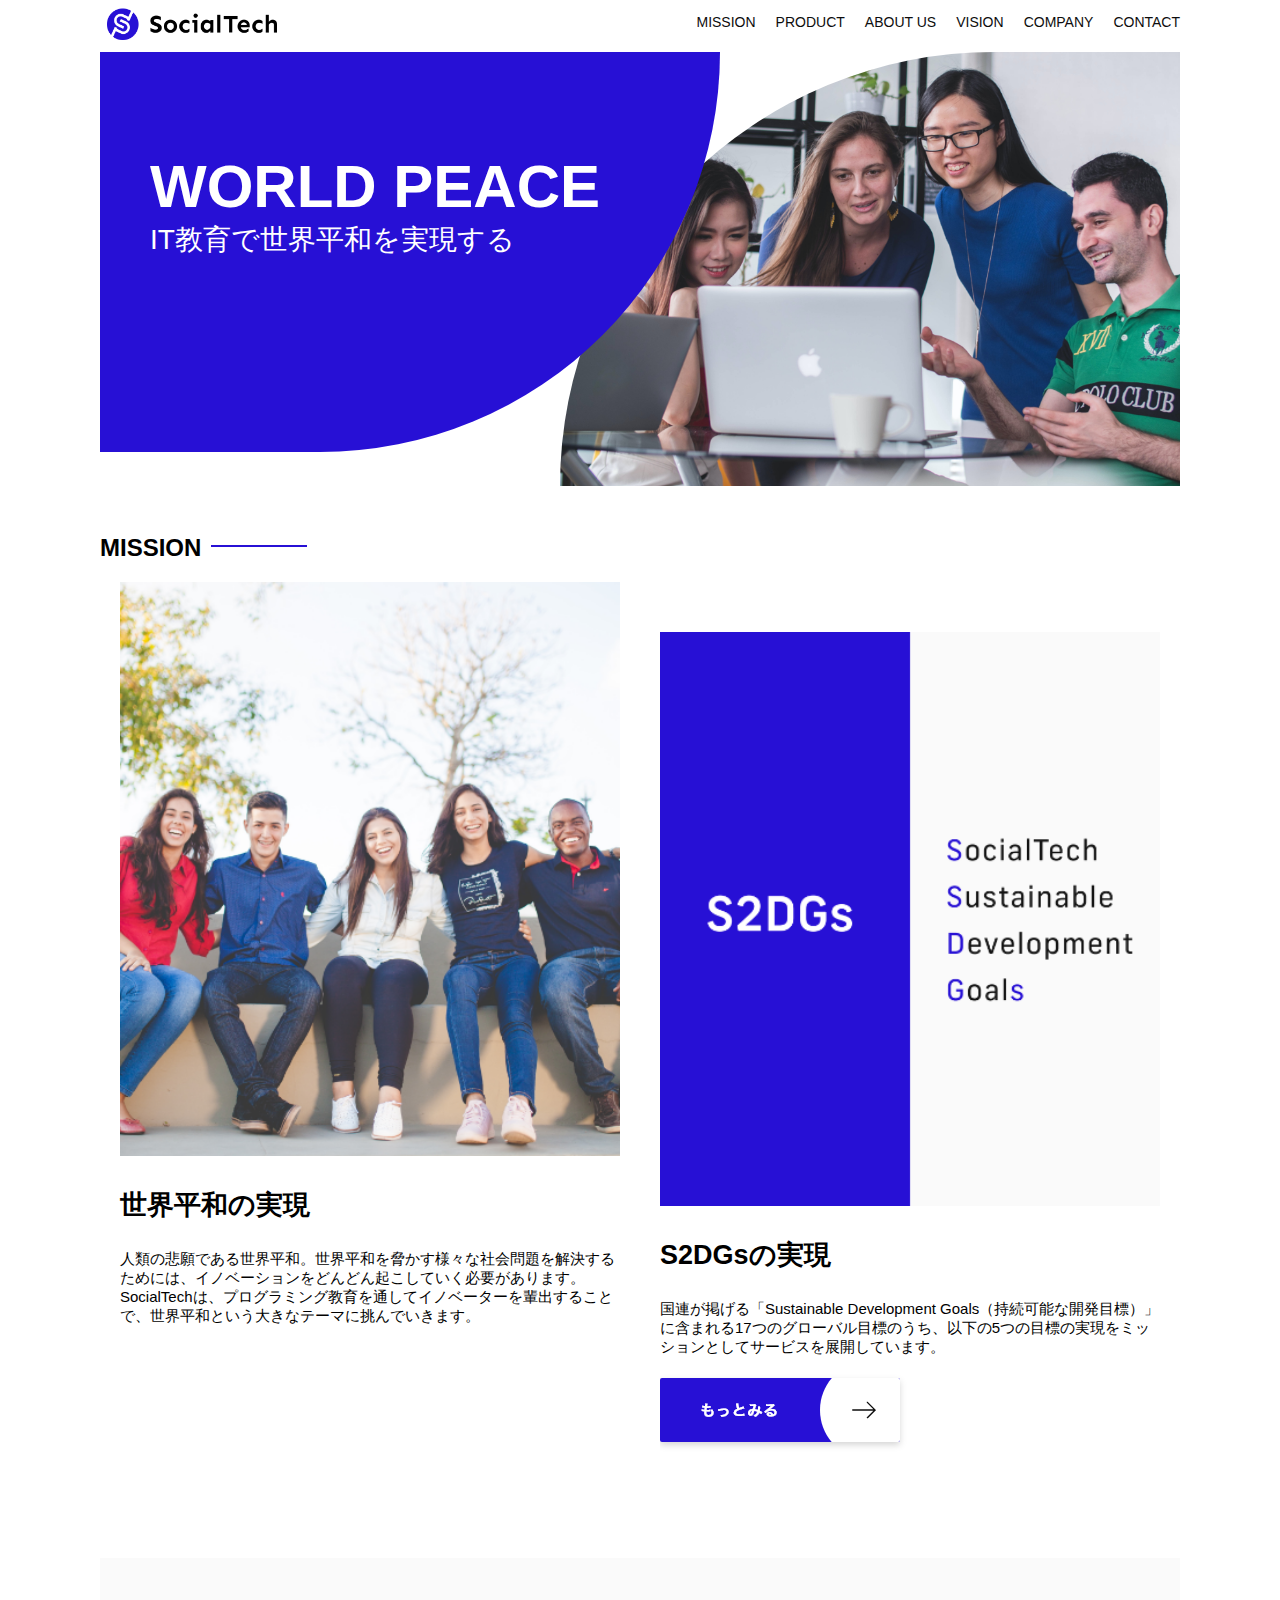
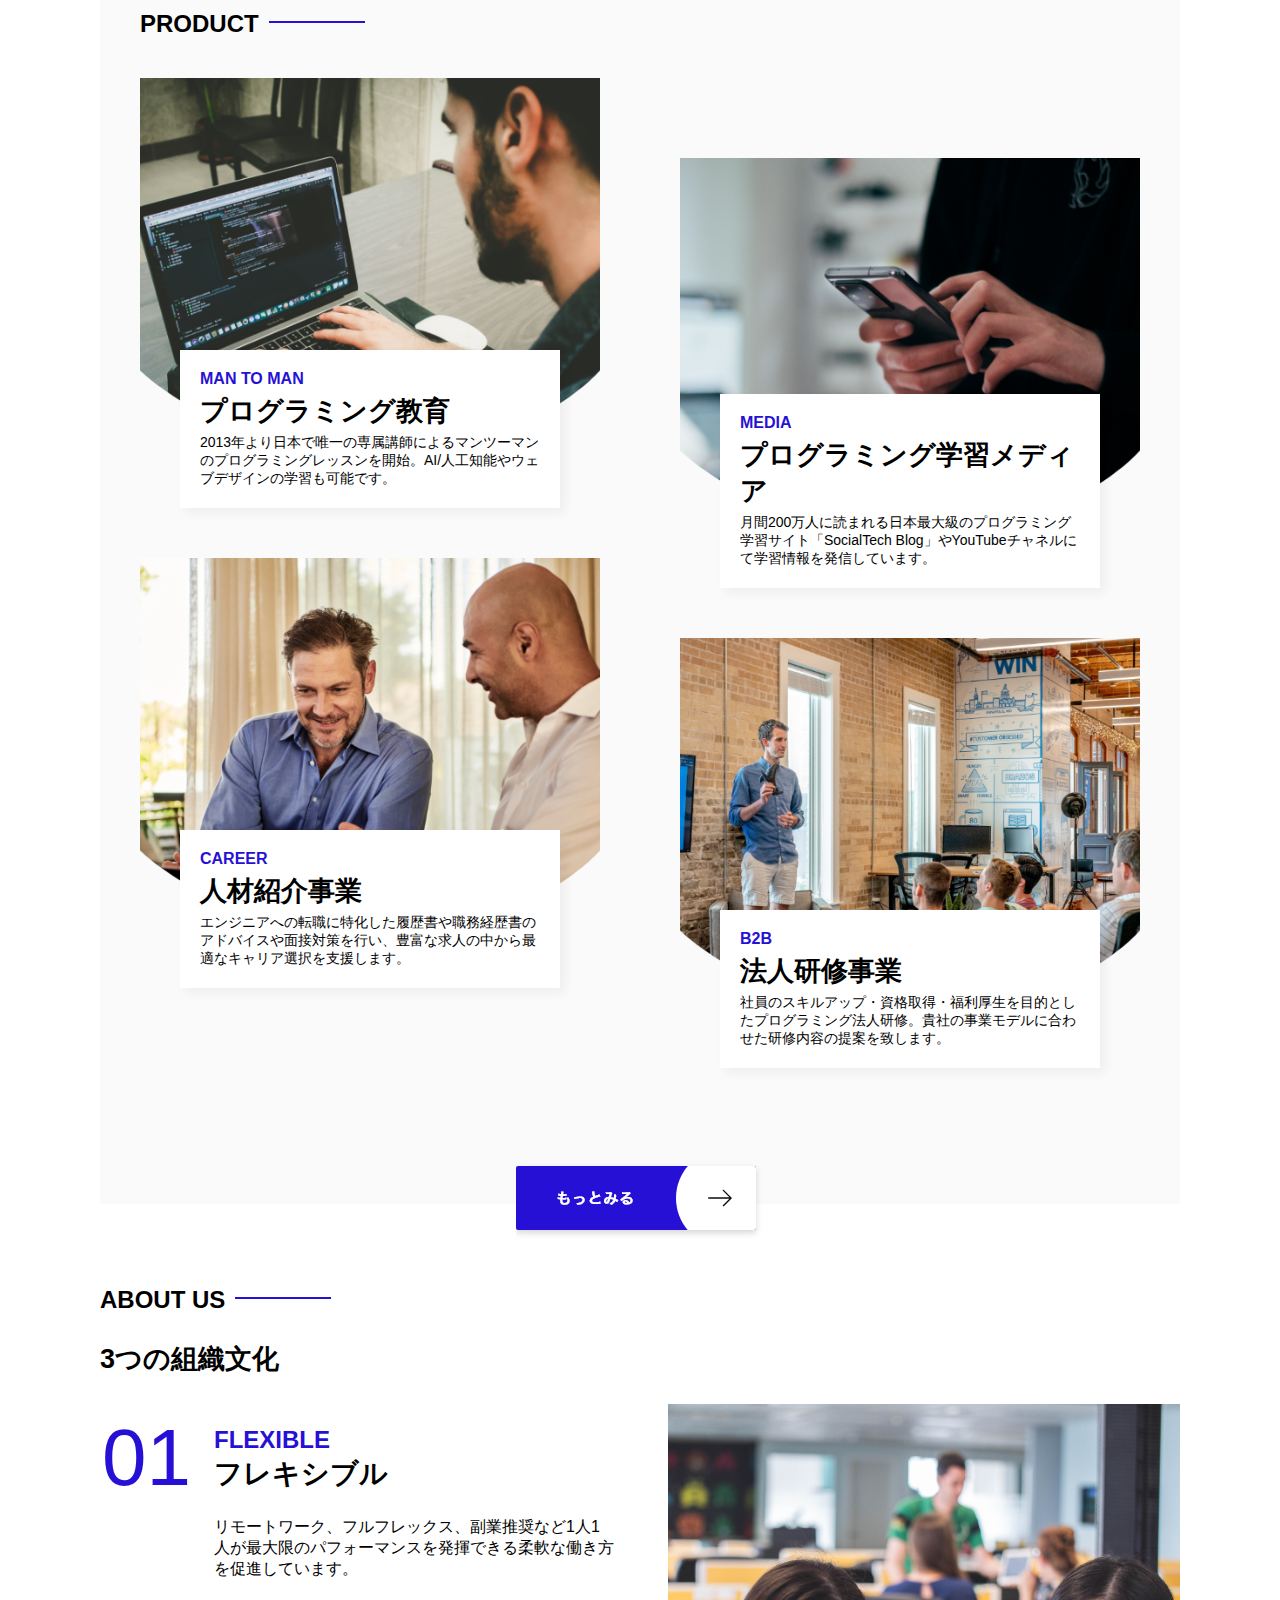
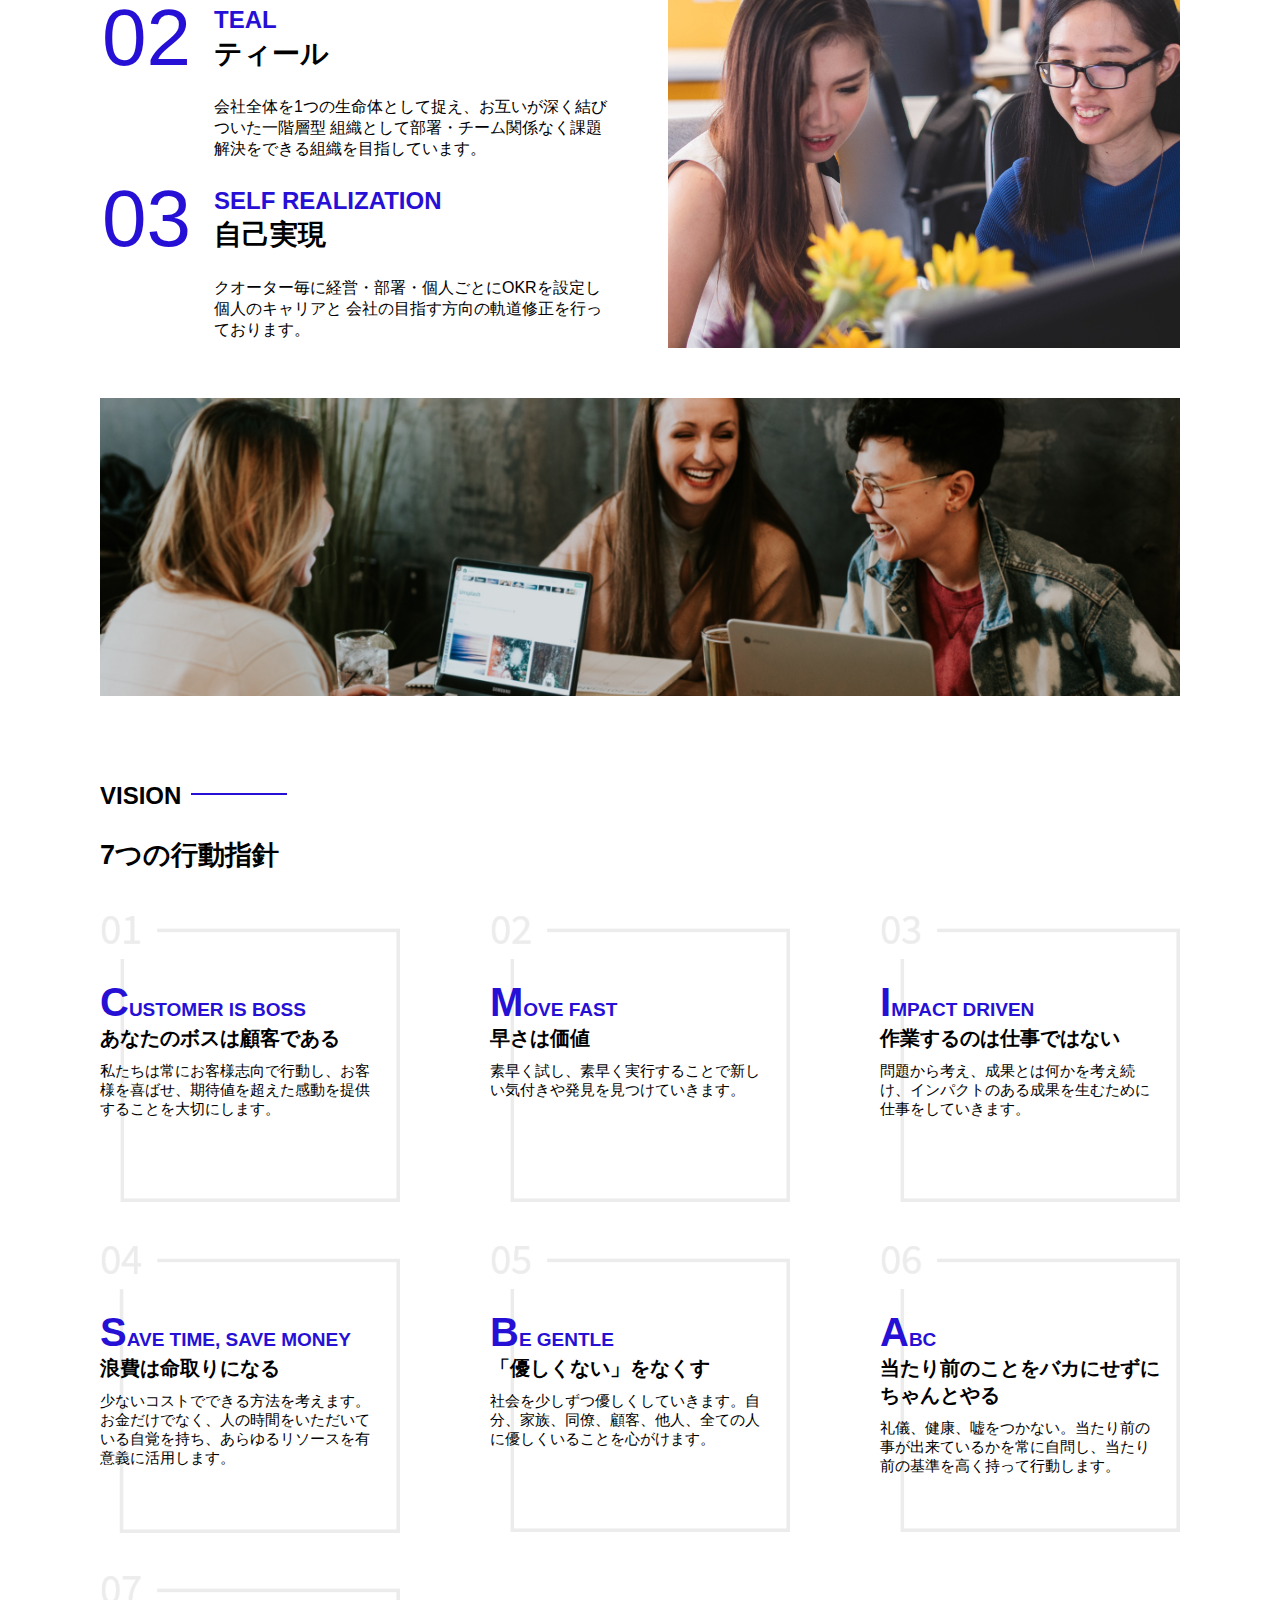
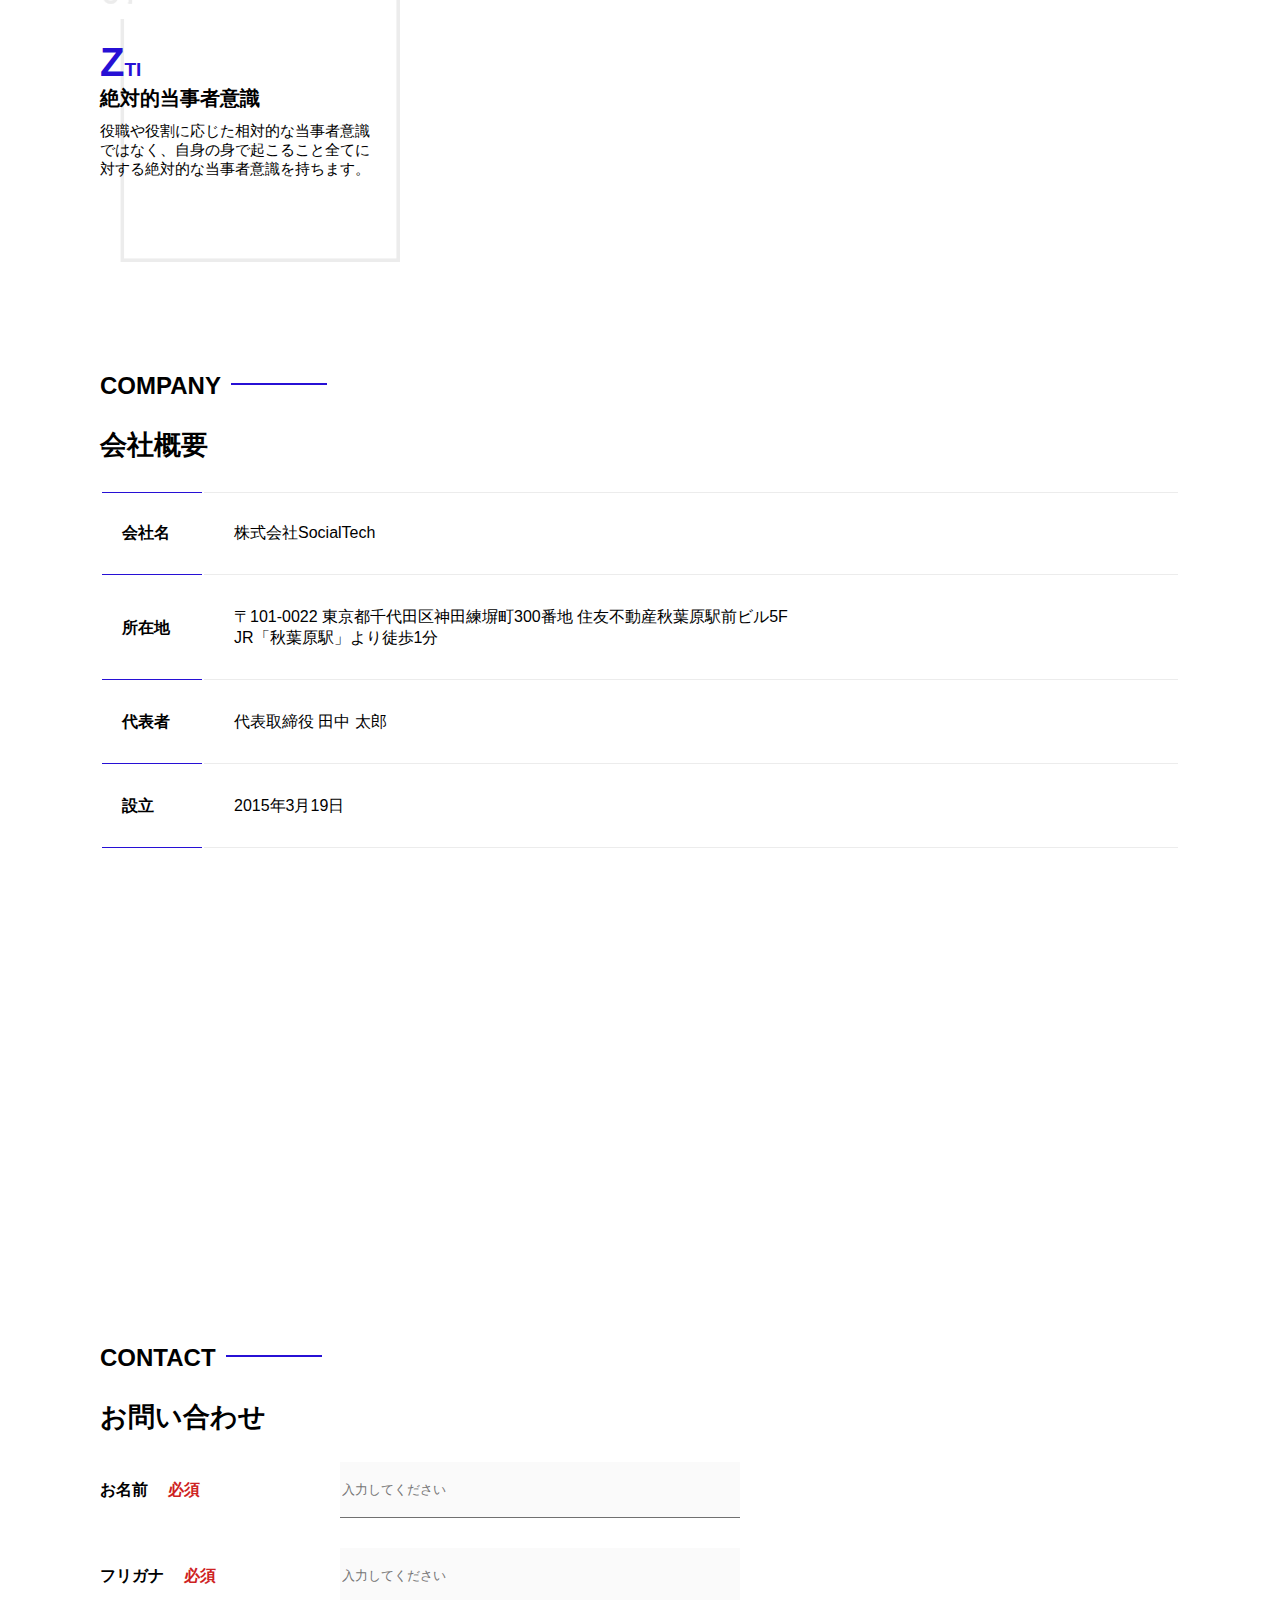
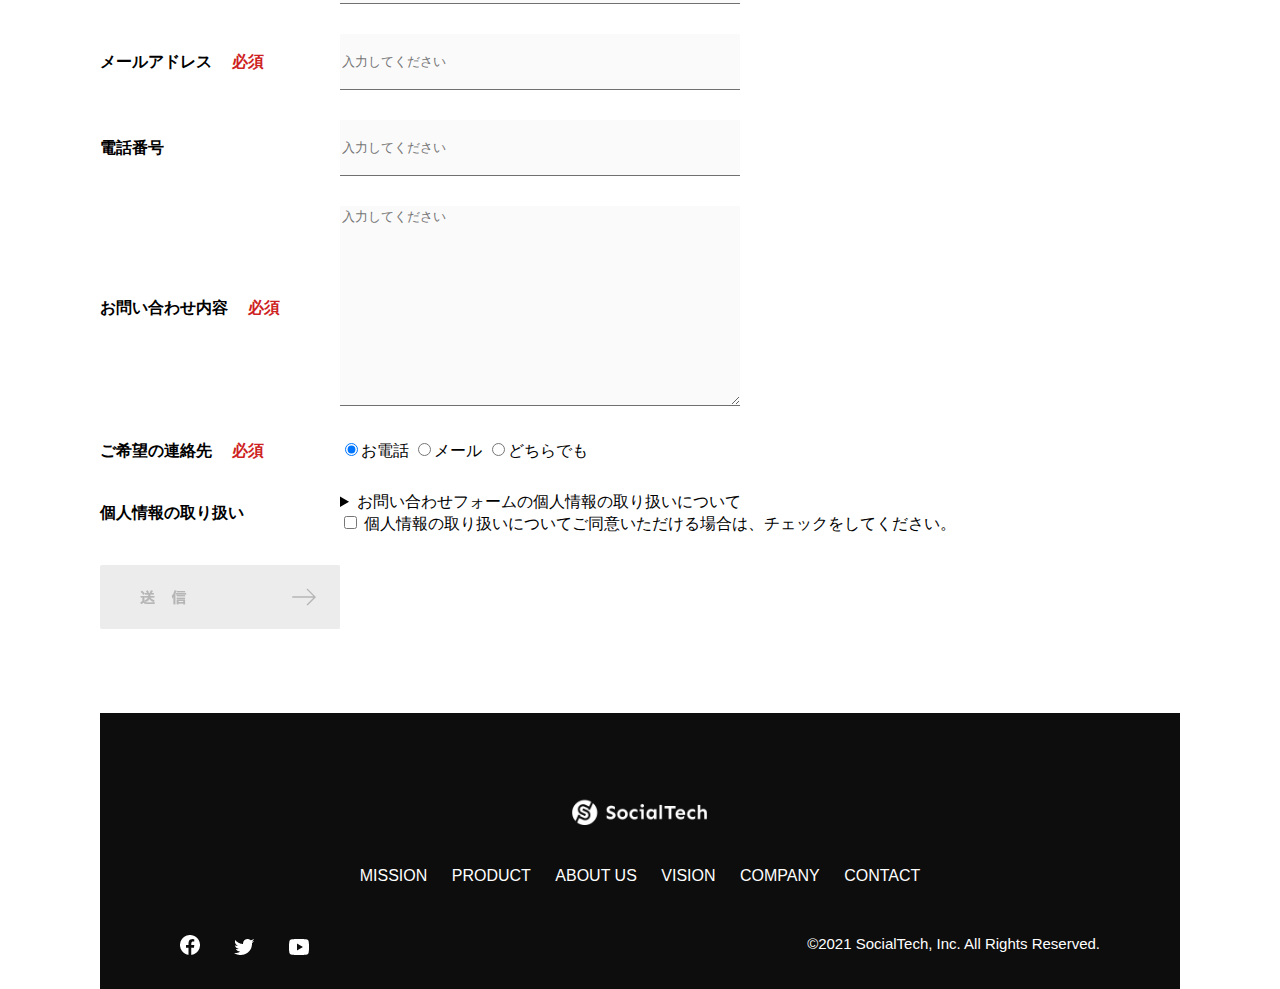
<file: index.html>
<!DOCTYPE html>
<html lang="ja">
  <head>
    <meta charset="UTF-8">
    <meta name="viewport" content="width=device-width, initial-scale=1.0">
    <meta name="description" content="SocialTechはEdTech業界のリーディングカンパニーを目指します。">
    <meta name="twitter:card" content="summary">
    <meta name="twitter:site" content="@5noyubi">
    <meta property="og:url" content="https://coyubi.github.io/socialtech/">
    <meta property="og:title" content="SocialTech">
    <meta property="og:description" content="（株）SocialTechの公式ホームページです。">
    <meta property="og:image" content="https://coyubi.github.io/socialtech/images/Logo.png">
    <link rel="stylesheet" href="style.css">
    <title>SocialTech</title>
  </head>
  <body>
    <!-- ヘッダー -->
     <header>
      <!-- ロゴ -->
       <a href="index.html" id="logo">
        <img src="images/logo.png" alt="トップページに戻る">
       </a>
       <!-- PC用ナビゲーション -->
        <nav id="nav-pc">
          <ul>
            <li><a href="mission.html">MISSION</a></li>
            <li><a href="product.html">PRODUCT</a></li>
            <li><a href="index.html#aboutus">ABOUT US</a></li>
            <li><a href="index.html#vision">VISION</a></li>
            <li><a href="index.html#company">COMPANY</a></li>
            <li><a href="index.html#contact">CONTACT</a></li>
          </ul>
        </nav>
        <!-- スマホ用メニューボタン -->
         <button id="menu-sp" onclick="document.getElementById('nav-sp').style.display = 'block'">
          <img src="images/button-menu.png" alt="ナビゲーションを開く">
         </button>
         <!-- スマホ用ナビゲーション -->
          <div id="nav-sp">
            <button id="close" onclick="document.getElementById('nav-sp').style.display = 'none'">
              <img src="images/button-close.png" alt="ナビゲーションを閉じる">
            </button>

            <nav>
              <ul>
                <li>
                  <a id="logo-sp" href="index.html" onclick="document.getElementById('nav-sp').style.display = 'none'"><img src="images/logo-sp.png" alt="トップページに戻る"></a>
                </li>
                <li><a class="menu" href="mission.html" onclick="document.getElementById('nav-sp').style.display = 'none'">MISSION</a></li>
                <li><a class="menu" href="product.html" onclick="document.getElementById('nav-sp').style.display = 'none'">PRODUCT</a></li>
                <li><a class="menu" href="index.html#aboutus" onclick="document.getElementById('nav-sp').style.display = 'none'">ABOUT US</a></li>
                <li><a class="menu" href="index.html#vision" onclick="document.getElementById('nav-sp').style.display = 'none'">VISION</a></li>
                <li><a class="menu" href="index.html#company" onclick="document.getElementById('nav-sp').style.display = 'none'">COMPANY</a></li>
                <li><a class="menu" href="index.html#contact" onclick="document.getElementById('nav-sp').style.display = 'none'">CONTACT</a></li>
              </ul>
            </nav>
            <div id="sns">
              <a href="https://www.facebook.com/sejuku2013">
                <img src="images/button-facebook.png" alt="Facebookのリンク">
              </a>
              <a href="https://twitter.com/samuraijuku">
                <img src="images/button-twitter.png" alt="Twitterのリンク">
              </a>
              <a href="https://www.youtube.com/channel/UCCFOQO5aDK0xXam4cUQXT8g">
                <img src="images/button-youtube.png" alt="YouTubeのリンク">
              </a>
            </div>
          </div>
     </header>
      <main>
        <!-- <article>アーティクルタグは中身が記事であることを表す</article> -->
        <article>
          <!-- メインビジュアル -->
           <section id="main-visual">
              <div id="main-message">
                <h1>WORLD PEACE</h1>
                <p>IT教育で世界平和を実現する</p>
              </div>
              <img src="images/index/index-main.png" alt="PCの周りに集まる多国籍の仲間たち">
           </section>
           <!-- ミッション -->
            <section id="mission">
              <h2 class="index-h2">MISSION</h2>
              <div id="mission-flex">
                <div>
                  <img id="mission-photo" src="images/index/index-mission.png" alt="屋外のベンチで写真を撮影する多国籍の仲間たち">
                  <h3>世界平和の実現</h3>
                  <p>人類の悲願である世界平和。世界平和を脅かす様々な社会問題を解決するためには、イノベーションをどんどん起こしていく必要があります。SocialTechは、プログラミング教育を通してイノベーターを輩出することで、世界平和という大きなテーマに挑んでいきます。</p>  
                </div>
                <div>
                  <img id="s2dgs" src="images/index/s2dgs.png" alt="S2DGs">
                  <h3>S2DGsの実現</h3>
                  <p>国連が掲げる「Sustainable Development Goals（持続可能な開発目標）」に含まれる17つのグローバル目標のうち、以下の5つの目標の実現をミッションとしてサービスを展開しています。</p>
                  <a href="mission.html">
                    <img src="images/button-more.png" alt="もっと見る">
                  </a>
                </div>
              </div>
            </section>
            <!-- プロダクト -->
             <section id="product">
              <h2 class="index-h2">PRODUCT</h2>
              <div class="product-flex">
                <div id="product-left">
                  <div>
                    <img class="product-photo" src="images/index/index-mantoman.png" alt="PCでコードを書く男性">
                    <div class="product-explain">
                      <span>MAN TO MAN</span>
                      <h3>プログラミング教育</h3>
                      <p>2013年より日本で唯一の専属講師によるマンツーマンのプログラミングレッスンを開始。AI/人工知能やウェブデザインの学習も可能です。</p>
                    </div>
                  </div>
                    <div>
                      <img class="product-photo" src="images/index/index-career.png" alt="笑顔で話し合う２人の男性">
                      <div class="product-explain">
                        <span>CAREER</span>
                        <h3>人材紹介事業</h3>
                        <p>エンジニアへの転職に特化した履歴書や職務経歴書のアドバイスや面接対策を行い、豊富な求人の中から最適なキャリア選択を支援します。</p>
                      </div>
                    </div>
                </div>
                <div id="product-right">
                  <div>
                    <img class="product-photo" src="images/index/index-media.png" alt="スマートフォンを操作する人">
                    <div class="product-explain">
                      <span>MEDIA</span>
                      <h3>プログラミング学習メディア</h3>
                      <p>月間200万人に読まれる日本最大級のプログラミング学習サイト「SocialTech Blog」やYouTubeチャネルにて学習情報を発信しています。</p>                      
                    </div>
                  </div>
                  <div>
                    <img class="product-photo" src="images/index/index-b2b.png" alt="講演中の男性とそれを聴く人々">
                    <div class="product-explain">
                      <span>B2B</span>
                      <h3>法人研修事業</h3>
                      <p>社員のスキルアップ・資格取得・福利厚生を目的としたプログラミング法人研修。貴社の事業モデルに合わせた研修内容の提案を致します。</p>
                    </div>
                  </div>
                </div>
              </div>
              <div id="product-more">
                <a href="product.html">
                  <img src="images/button-more.png" alt="もっと見る">
                </a>
              </div>
             </section>
             <!-- ABOUT US -->
              <section id="aboutus">
                <h2 class="index-h2">ABOUT US</h2>
                <h3>3つの組織文化</h3>
                <div>
                  <table class="culture-table">
                    <tr>
                      <td class="culture-num">01</td>
                      <th><span class="culture-en">FLEXIBLE</span><br>フレキシブル</th>
                    </tr>
                    <tr>
                      <td>
                        <!-- 空のセル -->
                      </td>
                      <td class="culture-description">リモートワーク、フルフレックス、副業推奨など1人1人が最大限のパフォーマンスを発揮できる柔軟な働き方を促進しています。</td>
                    </tr>
                    <tr>
                      <td class="culture-num">02</td>
                      <th><span class="culture-en">TEAL</span><br>ティール</th>
                    </tr>
                    <tr>
                      <td>
                        <!-- 空セル -->
                      </td>
                      <td class="culture-description">会社全体を1つの生命体として捉え、お互いが深く結びついた一階層型 組織として部署・チーム関係なく課題解決をできる組織を目指しています。</td>
                    </tr>
                    <tr>
                      <td class="culture-num">03</td>
                      <th><span class="culture-en">SELF REALIZATION</span><br>自己実現</th>
                    </tr>
                    <tr>
                      <td>
                        <!-- 空セル -->
                      </td>
                      <td class="culture-description">クオーター毎に経営・部署・個人ごとにOKRを設定し個人のキャリアと 会社の目指す方向の軌道修正を行っております。</td>
                    </tr>
                  </table>
                    <img class="culture-img" src="images/index/index-aboutus1.png" alt="笑顔で話し合う2人の女性">
                </div>
                  <img class="culture-img2" src="images/index/index-aboutus2.png" alt="笑顔で話し合う3人の男女">
              </section>
              <!-- VISION -->
               <section id="vision">
                <h2 class="index-h2">VISION</h2>
                <h3>7つの行動指針</h3>
                <div>
                    <div class="vision-box">
                      <img src="images/index/vision-01.png" alt="01">
                    <div>
                    <h4>CUSTOMER IS BOSS</h4>
                    <h5>あなたのボスは顧客である</h5>
                    <p>私たちは常にお客様志向で行動し、お客様を喜ばせ、期待値を超えた感動を提供することを大切にします。</p>
                    </div>
                  </div>
                  <div class="vision-box">
                    <img src="images/index/vision-02.png" alt="02">
                    <div>
                      <h4>MOVE FAST</h4>
                      <h5>早さは価値</h5>
                      <p>素早く試し、素早く実行することで新しい気付きや発見を見つけていきます。</p>
                    </div>
                  </div>
                  <div class="vision-box">
                    <img src="images/index/vision-03.png" alt="03">
                    <div>
                      <h4>IMPACT DRIVEN</h4>
                      <h5>作業するのは仕事ではない</h5>
                      <p>問題から考え、成果とは何かを考え続け、インパクトのある成果を生むために仕事をしていきます。</p>
                    </div>
                  </div>
                  <div class="vision-box">
                    <img src="images/index/vision-04.png" alt="04">
                    <div>
                      <h4>SAVE TIME, SAVE MONEY</h4>
                      <h5>浪費は命取りになる</h5>
                      <p>少ないコストでできる方法を考えます。お金だけでなく、人の時間をいただいている自覚を持ち、あらゆるリソースを有意義に活用します。</p>
                    </div>
                  </div>
                  <div class="vision-box">
                    <img src="images/index/vision-05.png" alt="05">
                    <div>
                      <h4>BE GENTLE</h4>
                      <h5>「優しくない」をなくす</h5>
                      <p>社会を少しずつ優しくしていきます。自分、家族、同僚、顧客、他人、全ての人に優しくいることを心がけます。</p>
                    </div>
                  </div>
                  <div class="vision-box">
                    <img src="images/index/vision-06.png" alt="06">
                    <div>
                      <h4>ABC</h4>
                      <h5>当たり前のことをバカにせずにちゃんとやる</h5>
                      <p>礼儀、健康、嘘をつかない。当たり前の事が出来ているかを常に自問し、当たり前の基準を高く持って行動します。</p>
                    </div>
                  </div>
                  <div class="vision-box">
                    <img src="images/index/vision-07.png" alt="07">
                    <div>
                      <h4>ZTI</h4>
                      <h5>絶対的当事者意識</h5>
                      <p>役職や役割に応じた相対的な当事者意識ではなく、自身の身で起こること全てに対する絶対的な当事者意識を持ちます。</p>
                    </div>
                  </div>
                </div>
               </section>
               <!-- COMPANY -->
                <section id="company">
                  <h2 class="index-h2">COMPANY</h2>
                  <h3>会社概要</h3>
                    <table id="company-table">
                      <tr>
                        <th class="tableheader tableheader-first">会社名</th>
                        <td class="cell cell-first">株式会社SocialTech</td>
                      </tr>
                      <tr>
                        <th class="tableheader">所在地</th>
                        <td class="cell">〒101-0022 東京都千代田区神田練塀町300番地 住友不動産秋葉原駅前ビル5F<br>JR「秋葉原駅」より徒歩1分</td>
                      </tr>
                      <tr>
                        <th class="tableheader">代表者</th>
                        <td class="cell">代表取締役 田中 太郎</td>
                      </tr>
                      <tr>
                        <th class="tableheader">設立</th>
                        <td class="cell">2015年3月19日</td>
                      </tr>
                    </table>
                    <iframe src="https://www.google.com/maps/embed?pb=!1m18!1m12!1m3!1d3240.0688551336807!2d139.7720776771055!3d35.69992317258124!2m3!1f0!2f0!3f0!3m2!1i1024!2i768!4f13.1!3m3!1m2!1s0x60188fee13660e23%3A0x77137876edf742ac!2z5L2P5Y-L5LiN5YuV55Sj56eL6JGJ5Y6f6aeF5YmN44OT44Or!5e0!3m2!1sja!2sjp!4v1704858013291!5m2!1sja!2sjp" 
                    style="border: 0" allowfullscreen="" loading="lazy"></iframe>
                </section>
                <section id="contact">
                  <h2 class="index-h2">CONTACT</h2>
                  <h3>お問い合わせ</h3>
                  <form>
                    <div>
                      <div class="contact-heading">
                        <label class="contact-label">お名前<span class="contact-span">必須</span></label>
                      </div>
                      <div>
                        <input type="text" name="name" placeholder="入力してください" class="contact-textbox">
                      </div>
                    </div>
                    <div>
                      <div class="contact-heading">
                        <label class="contact-label">フリガナ<span class="contact-span">必須</span></label>
                      </div>
                      <div>
                        <input type="text" name="hurigana" placeholder="入力してください" class="contact-textbox">
                      </div>
                    </div>
                    <div>
                      <div class="contact-heading">
                        <label class="contact-label">メールアドレス<span class="contact-span">必須</span></label>
                      </div>
                      <div>
                        <input type="text" name="email" placeholder="入力してください" class="contact-textbox">
                      </div>
                    </div>
                    <div>
                      <div class="contact-heading">
                        <label class="contact-label">電話番号</label>
                      </div>
                      <div>
                        <input type="text" name="tel" placeholder="入力してください" class="contact-textbox">
                      </div>
                    </div>
                    <div>
                      <div class="contact-heading">
                        <label class="contact-label">お問い合わせ内容<span class="contact-span">必須</span></label>
                      </div>
                      <div>
                        <textarea class="contact-textarea" placeholder="入力してください" name="message"></textarea>
                      </div>
                    </div>
                    <div>
                      <div class="contact-heading">
                        <label class="contact-label">ご希望の連絡先<span class="contact-span">必須</span></label>
                      </div>
                      <div>
                        <input class="radiobutton" type="radio" value="tel" name="contact" checked><label>お電話</label>
                        <input class="radiobutton" type="radio" value="mail" name="contact"><label>メール</label>
                        <input class="radiobutton" type="radio" value="both" name="contact"><label>どちらでも</label>
                      </div>
                    </div>
                    <div>
                      <div class="contact-heading">
                        <label class="contact-label">個人情報の取り扱い</label>
                      </div>
                      <div>
                        <details>
                        <summary>お問い合わせフォームの個人情報の取り扱いについて</summary>
                        <div>
                          <dl>
                            <dt>１．組織の名称または氏名</dt>
                            <dd>株式会社SocialTech</dd>
                            <dt>２．個人情報保護管理者（若しくはその代理人）の氏名又は職名、所属及び連絡先</dt>
                            <dd>
                              <p>鈴木 一郎　コーポレート部</p>
                              <p>メールアドレス：samurai@example.com</p>
                              <p>TEL：03-1234-5678</p>
                            </dd>
                            <dt>３．個人情報の利用目的</dt>
                            <dd>
                              <ul>
                                <li>・本サービス及び本サービスに関連する情報の提供又はそれらに関する連絡のため</li>
                                <li>・ユーザーの本人確認のため</li>
                                <li>・当社サービスのご案内のため</li>
                                <li>・当社の商品等の広告または宣伝（電子メールによるものを含むものとします。）</li>
                              </ul>
                            </dd>
                            <dt>４．個人情報の取り扱い業務の委託</dt>
                            <dd>個人情報の取扱業務の全部または一部を外部に業務委託する場合があります。その際、弊社は、個人情報を適切に保護できる管理体制を敷き実行していることを条件として委託先を厳選したうえで、機密保持契約を委託先と締結し、お客様の個人情報を厳密に管理させます。</dd>
                            <dt>５．個人情報の開示等の請求</dt>
                            <dd>
                              お客様は、弊社に対してご自身の個人情報の開示等（利用目的の通知、開示、内容の訂正・追加・削除、利用の停止または消去、第三者への提供の停止）に関して、当社問合わせ窓口に申し出ることができます。<br>
                              その際、弊社はお客様ご本人を確認させていただいたうえで、合理的な期間内に対応いたします。<br>
                              なお、個人情報に関する弊社問合わせ先は、次の通りです。
                            </dd>
                            <dd>
                              <p>株式会社SocialTech　個人情報問合せ窓口</p>
                              <p>〒150-0043　東京都千代田区神田練塀町300番地 住友不動産秋葉原駅前ビル5F</p>
                              <p>メールアドレス：samurai@example.com　TEL：03-1234-5678</p>
                            </dd>

                            <dt>６．個人情報を提供されることの任意性について</dt>
                            <dd>お客様がご自身の個人情報を弊社に提供されるか否かは、お客様のご判断によりますが、もしご提供されない場合には、適切なサービスが提供できない場合がありますので予めご了承ください。</dd>
                          </dl>
                        </div>
                        </details>
                        <input type="checkbox" name="agree">
                        <span>個人情報の取り扱いについてご同意いただける場合は、チェックをしてください。</span>
                      </div>
                    </div>
                    <input type="image" src="images/button-submit.png" alt="送信する">
                  </form>
                </section>
        </article>
      </main>
      <footer>
        <div id="footer-logo">
          <img src="images/logo-sp.png" alt="SocialTech">
        </div>
        <div id="footer-link">
          <a href="mission.html">MISSION</a>
          <a href="product.html">PRODUCT</a>
          <a href="index.html#aboutus">ABOUT US</a>
          <a href="index.html#vision">VISION</a>
          <a href="index.html#company">COMPANY</a>
          <a href="index.html#contact">CONTACT</a>
        </div>
        <div id="sns-footer">
          <div class="sns-btns">
            <a href="https://www.facebook.com/sejuku2013"><img src="images/button-facebook.png" alt="Facebookのリンク"></a>
            <a href="https://twitter.com/samuraijuku"><img src="images/button-twitter.png" alt="Twitterのリンク"></a>
            <a href="https://www.youtube.com/channel/UCCFOQO5aDK0xXam4cUQXT8g"><img src="images/button-youtube.png" alt="YouTubeのリンク"></a>
          </div>
          <p id="copyright">&copy;2021 SocialTech, Inc. All Rights Reserved.</p>
        </div>
      </footer>
  </body>
</html>
</file>
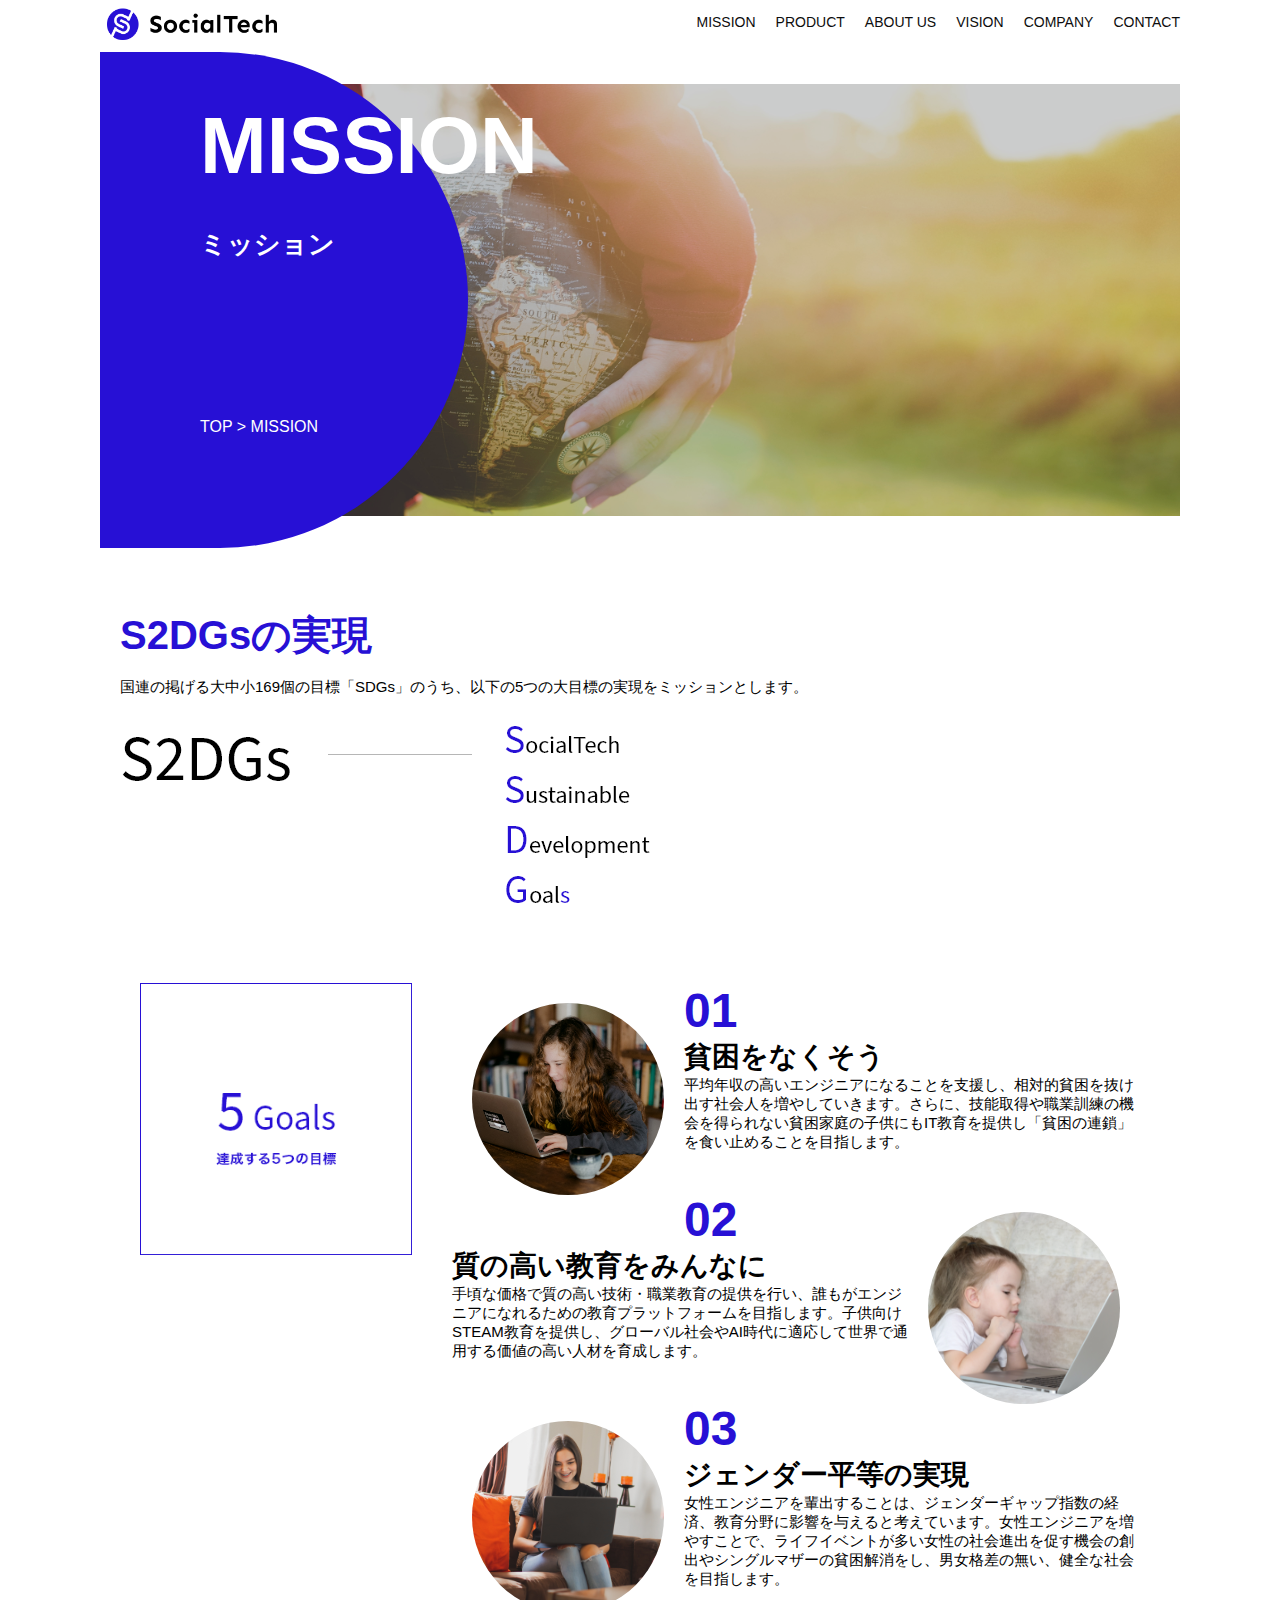
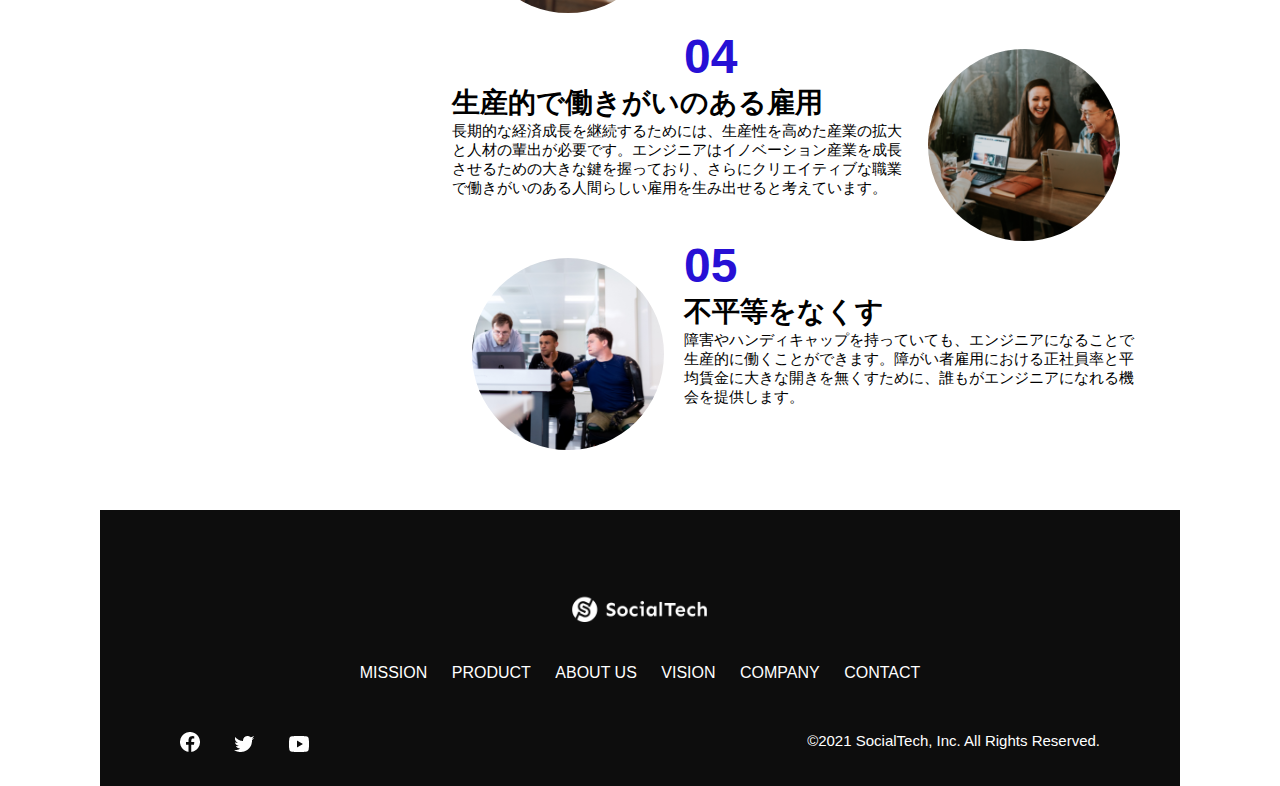
<file: mission.html>
<!DOCTYPE html>
<html lang="ja">
  <head>
    <title>SocialTech -MISSION ミッション-</title>
    <meta charset="UTF-8">
    <mata name="description" content="SocialTechが目指す5つの目標（S2DGs）を紹介します">
    <meta name="viewport" content="width=device-width,initial-scale=1.0">
    <link rel="stylesheet" href="style.css">
  </head>

  <body>
    <!-- ヘッダー -->
     <header>
      <a href="index.html" id="logo">
        <img src="images/logo.png" alt="トップページに戻る">
      </a>
      <!-- PC nav -->
       <nav id="nav-pc">
        <ul>
          <li><a href="mission.html">MISSION</a></li>
          <li><a href="product.html">PRODUCT</a></li>
          <li><a href="index.html#aboutus">ABOUT US</a></li>
          <li><a href="index.html#vision">VISION</a></li>
          <li><a href="index.html#company">COMPANY</a></li>
          <li><a href="index.html#contact">CONTACT</a></li>
        </ul>
       </nav>
               <!-- スマホ用メニューボタン -->
               <button id="menu-sp" onclick="document.getElementById('nav-sp').style.display = 'block'">
                <img src="images/button-menu.png" alt="ナビゲーションを開く">
               </button>
               <!-- スマホ用ナビゲーション -->
                <div id="nav-sp">
                  <button id="close" onclick="document.getElementById('nav-sp').style.display = 'none'">
                    <img src="images/button-close.png" alt="ナビゲーションを閉じる">
                  </button>
      
                  <nav>
                    <ul>
                      <li>
                        <a id="logo-sp" href="index.html" onclick="document.getElementById('nav-sp').style.display = 'none'"><img src="images/logo-sp.png" alt="トップページに戻る"></a>
                      </li>
                      <li><a class="menu" href="mission.html" onclick="document.getElementById('nav-sp').style.display = 'none'">MISSION</a></li>
                      <li><a class="menu" href="product.html" onclick="document.getElementById('nav-sp').style.display = 'none'">PRODUCT</a></li>
                      <li><a class="menu" href="index.html#aboutus" onclick="document.getElementById('nav-sp').style.display = 'none'">ABOUT US</a></li>
                      <li><a class="menu" href="index.html#vision" onclick="document.getElementById('nav-sp').style.display = 'none'">VISION</a></li>
                      <li><a class="menu" href="index.html#company" onclick="document.getElementById('nav-sp').style.display = 'none'">COMPANY</a></li>
                      <li><a class="menu" href="index.html#contact" onclick="document.getElementById('nav-sp').style.display = 'none'">CONTACT</a></li>
                    </ul>
                  </nav>
                  <div id="sns">
                    <a href="https://www.facebook.com/sejuku2013">
                      <img src="images/button-facebook.png" alt="Facebookのリンク">
                    </a>
                    <a href="https://twitter.com/samuraijuku">
                      <img src="images/button-twitter.png" alt="Twitterのリンク">
                    </a>
                    <a href="https://www.youtube.com/channel/UCCFOQO5aDK0xXam4cUQXT8g">
                      <img src="images/button-youtube.png" alt="YouTubeのリンク">
                    </a>
                  </div>
                </div>

     </header>

     <main>
      <article>
        <section id="mission-main">
          <div class="mission-main-inner">
            <div id="mission-title">
              <h1>MISSION<br><span>ミッション</span></h1>
              <p>TOP > MISSION</p>
            </div>
          </div>
        </section>

        <section id="mission-s2dgs">
          <h2 class="mission-h2">S2DGsの実現</h2>
          <p>国連の掲げる大中小169個の目標「SDGs」のうち、以下の5つの大目標の実現をミッションとします。</p>
          <img src="images/mission/mission-s2dgs.png" alt="S2DGs">
        </section>

        <section id="mission-five-goals">
          <div class="five-goals-image">
            <img src="images/mission/mission-5goals.png" alt="5Goals">
          </div>
          <div class="five-goals-read">
            <div>
              <img class="fivegoals-image-left" src="images/mission/mission-5goals01.png" alt="PCを操作する女の子">
              <span class="fivegoals-number">01</span>
              <h3 class="fivegoals-h3">貧困をなくそう</h3>
              <p class="fivegoals-p">平均年収の高いエンジニアになることを支援し、相対的貧困を抜け出す社会人を増やしていきます。さらに、技能取得や職業訓練の機会を得られない貧困家庭の子供にもIT教育を提供し「貧困の連鎖」を食い止めることを目指します。</p>
            </div>
            <div>
              <img class="fivegoals-image-right" src="images/mission/mission-5goals02.png" alt="PCを見つめる小さい女の子">
              <span class="fivegoals-number">02</span>
              <h3 class="fivegoals-h3">質の高い教育をみんなに</h3>
              <p class="fivegoals-p">手頃な価格で質の高い技術・職業教育の提供を行い、誰もがエンジニアになれるための教育プラットフォームを目指します。子供向けSTEAM教育を提供し、グローバル社会やAI時代に適応して世界で通用する価値の高い人材を育成します。</p>
            </div>
            <div>
              <img class="fivegoals-image-left" src="images/mission/mission-5goals03.png" alt="PCを操作する女性">
              <span class="fivegoals-number">03</span>
              <h3 class="fivegoals-h3">ジェンダー平等の実現</h3>
              <p class="fivegoals-p">女性エンジニアを輩出することは、ジェンダーギャップ指数の経済、教育分野に影響を与えると考えています。女性エンジニアを増やすことで、ライフイベントが多い女性の社会進出を促す機会の創出やシングルマザーの貧困解消をし、男女格差の無い、健全な社会を目指します。</p>
            </div>
            <div>
              <img class="fivegoals-image-right" src="images/mission/mission-5goals04.png" alt="笑顔で話し合う3人の男女">
              <span class="fivegoals-number">04</span>
              <h3 class="fivegoals-h3">生産的で働きがいのある雇用</h3>
              <p class="fivegoals-p">長期的な経済成長を継続するためには、生産性を高めた産業の拡大と人材の輩出が必要です。エンジニアはイノベーション産業を成長させるための大きな鍵を握っており、さらにクリエイティブな職業で働きがいのある人間らしい雇用を生み出せると考えています。</p>
            </div>
            <div>
              <img class="fivegoals-image-left" src="images/mission/mission-5goals05.png" alt="障害を持つ男性が生き生きと働く様子">
              <span class="fivegoals-number">05</span>
              <h3 class="fivegoals-h3">不平等をなくす</h3>
              <p class="fivegoals-p">障害やハンディキャップを持っていても、エンジニアになることで生産的に働くことができます。障がい者雇用における正社員率と平均賃金に大きな開きを無くすために、誰もがエンジニアになれる機会を提供します。</p>
            </div>           
          </div>
        </section>



      </article>

     </main>


<!-- フッター -->
     <footer>
      <div id="footer-logo">
        <img src="images/logo-sp.png" alt="SocialTech">
      </div>
      <div id="footer-link">
        <a href="mission.html">MISSION</a>
        <a href="product.html">PRODUCT</a>
        <a href="index.html#aboutus">ABOUT US</a>
        <a href="index.html#vision">VISION</a>
        <a href="index.html#company">COMPANY</a>
        <a href="index.html#contact">CONTACT</a>
      </div>
      <div id="sns-footer">
        <div class="sns-btns">
          <a href="https://www.facebook.com/sejuku2013"><img src="images/button-facebook.png" alt="Facebookのリンク"></a>
          <a href="https://twitter.com/samuraijuku"><img src="images/button-twitter.png" alt="Twitterのリンク"></a>
          <a href="https://www.youtube.com/channel/UCCFOQO5aDK0xXam4cUQXT8g"><img src="images/button-youtube.png" alt="YouTubeのリンク"></a>
        </div>
        <p id="copyright">&copy;2021 SocialTech, Inc. All Rights Reserved.</p>
      </div>
    </footer>
  </body>
</html>
</file>
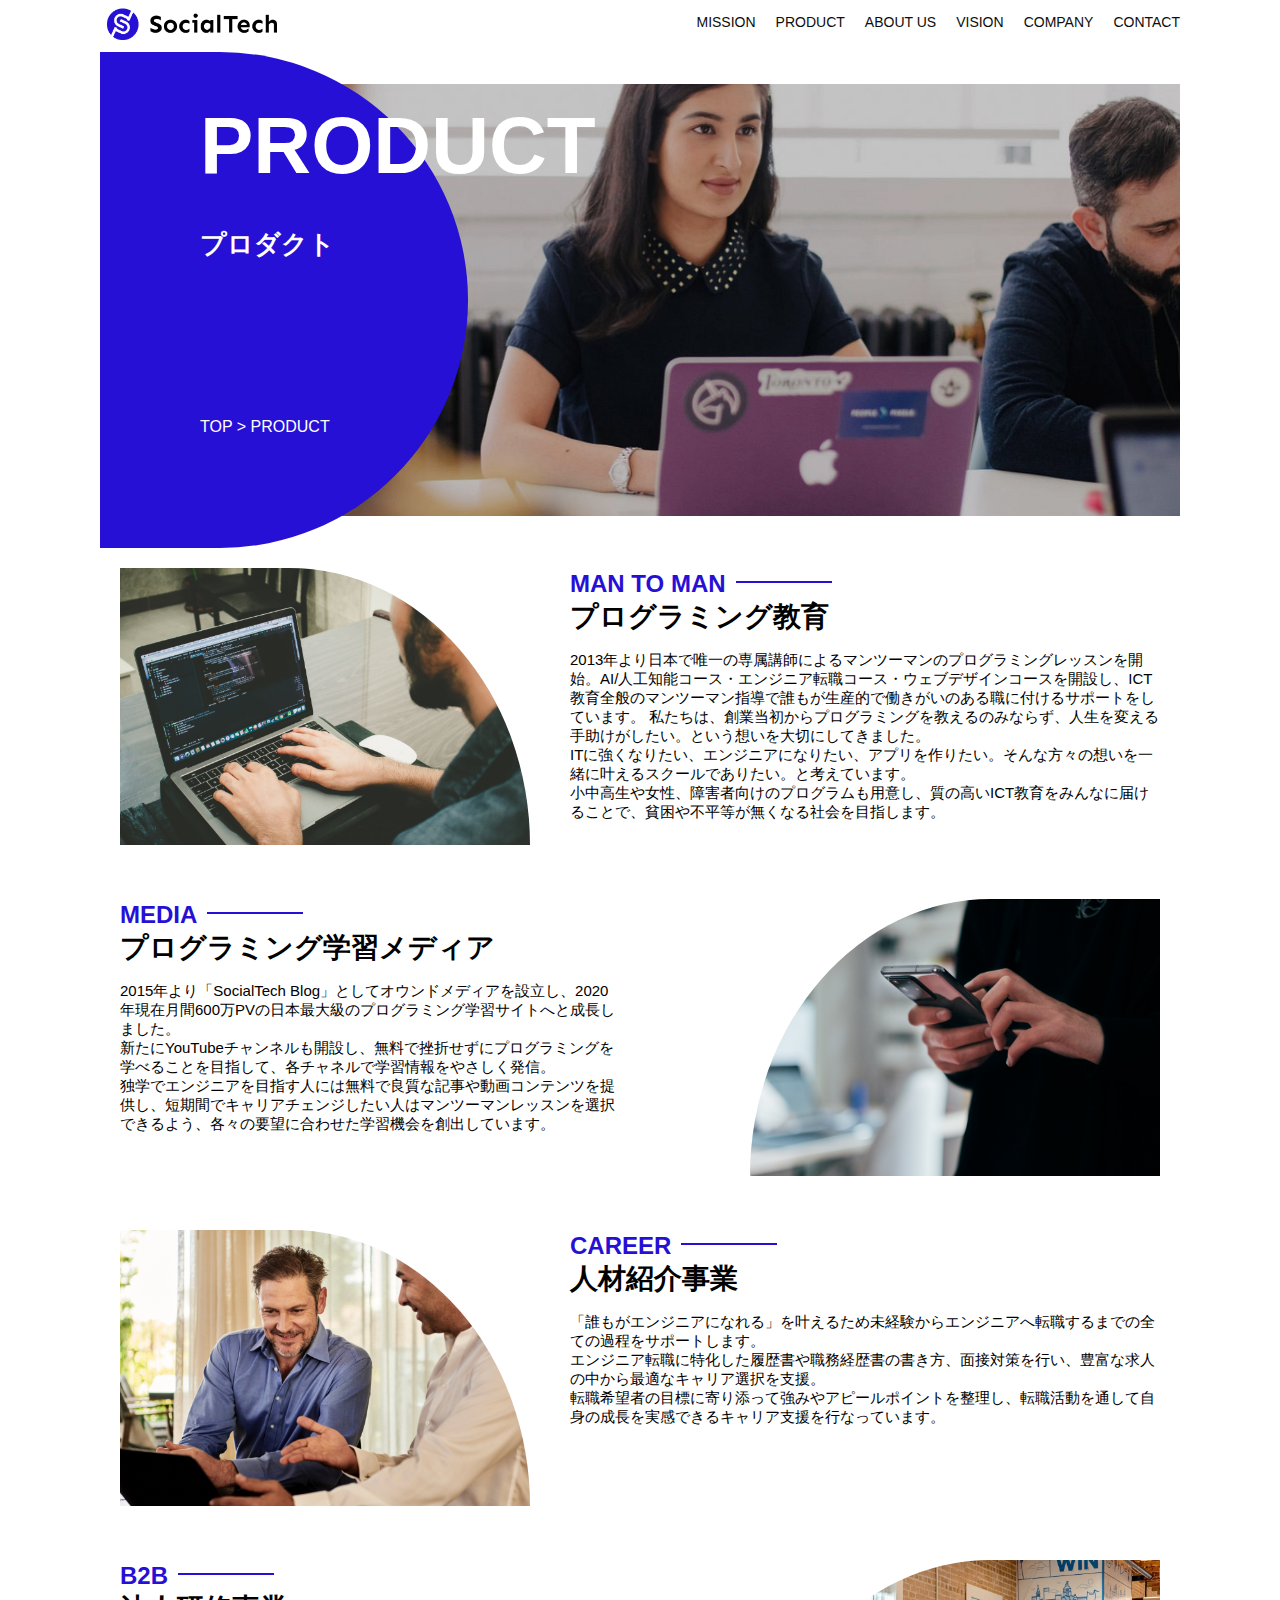
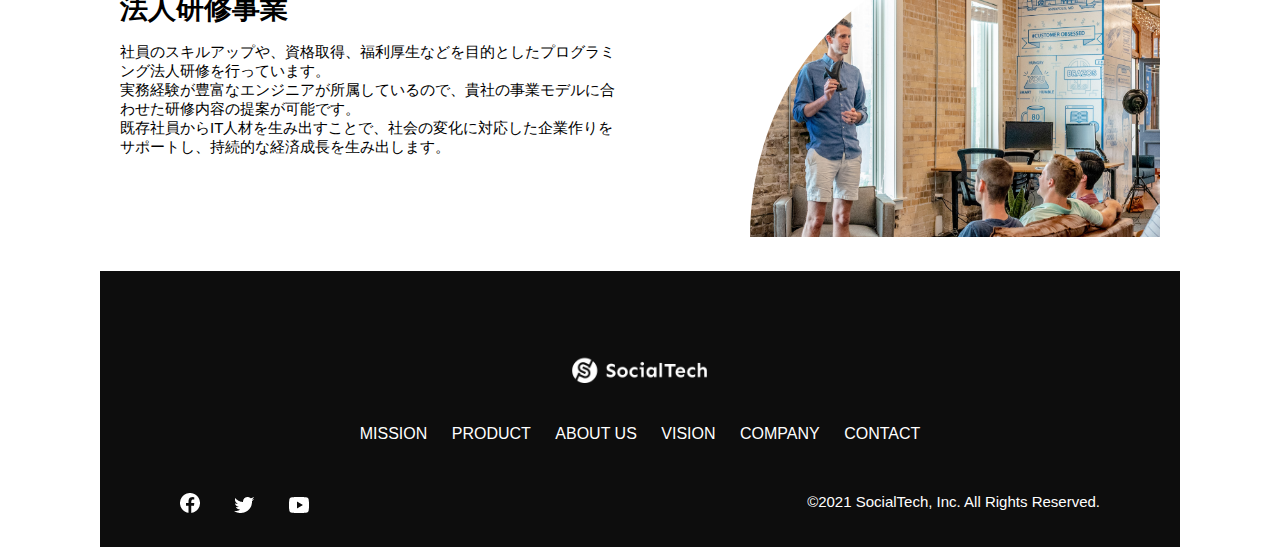
<file: product.html>
<!DOCTYPE html>
<html lang="ja">
  <head>
    <title>SocialTech -PRODUCT プロダクト-</title>
    <meta charset="UTF-8">
    <mata name="description" content="SocialTechの4つのプロダクトをご紹介します">
    <meta name="viewport" content="width=device-width,initial-scale=1.0">
    <link rel="stylesheet" href="style.css">
  </head>

  <body>
    <!-- ヘッダー -->
     <header>
      <a href="index.html" id="logo">
        <img src="images/logo.png" alt="トップページに戻る">
      </a>
      <!-- PC nav -->
       <nav id="nav-pc">
        <ul>
          <li><a href="mission.html">MISSION</a></li>
          <li><a href="product.html">PRODUCT</a></li>
          <li><a href="index.html#aboutus">ABOUT US</a></li>
          <li><a href="index.html#vision">VISION</a></li>
          <li><a href="index.html#company">COMPANY</a></li>
          <li><a href="index.html#contact">CONTACT</a></li>
        </ul>
       </nav>
               <!-- スマホ用メニューボタン -->
               <button id="menu-sp" onclick="document.getElementById('nav-sp').style.display = 'block'">
                <img src="images/button-menu.png" alt="ナビゲーションを開く">
               </button>
               <!-- スマホ用ナビゲーション -->
                <div id="nav-sp">
                  <button id="close" onclick="document.getElementById('nav-sp').style.display = 'none'">
                    <img src="images/button-close.png" alt="ナビゲーションを閉じる">
                  </button>
      
                  <nav>
                    <ul>
                      <li>
                        <a id="logo-sp" href="index.html" onclick="document.getElementById('nav-sp').style.display = 'none'"><img src="images/logo-sp.png" alt="トップページに戻る"></a>
                      </li>
                      <li><a class="menu" href="mission.html" onclick="document.getElementById('nav-sp').style.display = 'none'">MISSION</a></li>
                      <li><a class="menu" href="product.html" onclick="document.getElementById('nav-sp').style.display = 'none'">PRODUCT</a></li>
                      <li><a class="menu" href="index.html#aboutus" onclick="document.getElementById('nav-sp').style.display = 'none'">ABOUT US</a></li>
                      <li><a class="menu" href="index.html#vision" onclick="document.getElementById('nav-sp').style.display = 'none'">VISION</a></li>
                      <li><a class="menu" href="index.html#company" onclick="document.getElementById('nav-sp').style.display = 'none'">COMPANY</a></li>
                      <li><a class="menu" href="index.html#contact" onclick="document.getElementById('nav-sp').style.display = 'none'">CONTACT</a></li>
                    </ul>
                  </nav>
                  <div id="sns">
                    <a href="https://www.facebook.com/sejuku2013">
                      <img src="images/button-facebook.png" alt="Facebookのリンク">
                    </a>
                    <a href="https://twitter.com/samuraijuku">
                      <img src="images/button-twitter.png" alt="Twitterのリンク">
                    </a>
                    <a href="https://www.youtube.com/channel/UCCFOQO5aDK0xXam4cUQXT8g">
                      <img src="images/button-youtube.png" alt="YouTubeのリンク">
                    </a>
                  </div>
                </div>

     </header>

     <main>
      <article>
        <section id="product-main">
          <div class="product-main-inner">
            <div id="product-title">
            <h1>PRODUCT<br><span>プロダクト</span></h1>
            <p>TOP > PRODUCT</p>
          </div>
          </div>
        </section>

        <section class="product-section product-section-left">
          <div class="product-section-img">
            <img src="images/product/product-mantoman.png" alt="PCでコードを書く男性">
          </div>
          <div class="product-read">
            <h2 class="product-h2">MAN TO MAN</h2>
            <h3 class="product-h3">プログラミング教育</h3>
            <p>
              2013年より日本で唯一の専属講師によるマンツーマンのプログラミングレッスンを開始。AI/人工知能コース・エンジニア転職コース・ウェブデザインコースを開設し、ICT教育全般のマンツーマン指導で誰もが生産的で働きがいのある職に付けるサポートをしています。 私たちは、創業当初からプログラミングを教えるのみならず、人生を変える手助けがしたい。という想いを大切にしてきました。<br>ITに強くなりたい、エンジニアになりたい、アプリを作りたい。そんな方々の想いを一緒に叶えるスクールでありたい。と考えています。<br>小中高生や女性、障害者向けのプログラムも用意し、質の高いICT教育をみんなに届けることで、貧困や不平等が無くなる社会を目指します。
            </p>
          </div>
        </section>

        <section class="product-section product-section-right">
          <div class="product-read">
            <h2 class="product-h2">MEDIA</h2>
            <h3 class="product-h3">プログラミング学習メディア</h3>
            <p>2015年より「SocialTech Blog」としてオウンドメディアを設立し、2020年現在月間600万PVの日本最大級のプログラミング学習サイトへと成長しました。<br>新たにYouTubeチャンネルも開設し、無料で挫折せずにプログラミングを学べることを目指して、各チャネルで学習情報をやさしく発信。<br>独学でエンジニアを目指す人には無料で良質な記事や動画コンテンツを提供し、短期間でキャリアチェンジしたい人はマンツーマンレッスンを選択できるよう、各々の要望に合わせた学習機会を創出しています。</p>
          </div>
          <div class="product-section-img">
            <img src="images/product/product-media.png" alt="スマートフォンを操作する人">
          </div>
        </section>


        <section class="product-section product-section-left">
          <div class="product-section-img">
            <img src="images/product/product-career.png" alt="笑顔で話し合う２人の男性">
          </div>
          <div class="product-read">
            <h2 class="product-h2">CAREER</h2>
            <h3 class="product-h3">人材紹介事業</h3>
            <p>「誰もがエンジニアになれる」を叶えるため未経験からエンジニアへ転職するまでの全ての過程をサポートします。<br>エンジニア転職に特化した履歴書や職務経歴書の書き方、面接対策を行い、豊富な求人の中から最適なキャリア選択を支援。<br>転職希望者の目標に寄り添って強みやアピールポイントを整理し、転職活動を通して自身の成長を実感できるキャリア支援を行なっています。<br></p>
          </div>        
        </section>


        <section class="product-section product-section-right">
          <div class="product-read">
            <h2 class="product-h2">B2B</h2>
            <h3 class="product-h3">法人研修事業</h3>
            <p>社員のスキルアップや、資格取得、福利厚生などを目的としたプログラミング法人研修を行っています。<br>実務経験が豊富なエンジニアが所属しているので、貴社の事業モデルに合わせた研修内容の提案が可能です。<br>既存社員からIT人材を生み出すことで、社会の変化に対応した企業作りをサポートし、持続的な経済成長を生み出します。</p>
          </div>
          <div class="product-section-img">
            <img src="images/product/product-b2b.png" alt="講演中の男性とそれを聴く人々">
          </div>
        </section>

      </article>
     </main>

     <!-- フッター -->
     <footer>
      <div id="footer-logo">
        <img src="images/logo-sp.png" alt="SocialTech">
      </div>
      <div id="footer-link">
        <a href="mission.html">MISSION</a>
        <a href="product.html">PRODUCT</a>
        <a href="index.html#aboutus">ABOUT US</a>
        <a href="index.html#vision">VISION</a>
        <a href="index.html#company">COMPANY</a>
        <a href="index.html#contact">CONTACT</a>
      </div>
      <div id="sns-footer">
        <div class="sns-btns">
          <a href="https://www.facebook.com/sejuku2013"><img src="images/button-facebook.png" alt="Facebookのリンク"></a>
          <a href="https://twitter.com/samuraijuku"><img src="images/button-twitter.png" alt="Twitterのリンク"></a>
          <a href="https://www.youtube.com/channel/UCCFOQO5aDK0xXam4cUQXT8g"><img src="images/button-youtube.png" alt="YouTubeのリンク"></a>
        </div>
        <p id="copyright">&copy;2021 SocialTech, Inc. All Rights Reserved.</p>
      </div>
    </footer>
  </body>
</html>
</file>
<file: style.css>
* {
  box-sizing: border-box;
}
p {
  font-size: 15px;
}
body {
  max-width: 1080px;
  margin: 0 auto 0 auto;
  font-family: "Source Sans Pro", "Hiragino Kaku Gothic ProN", Meiryo, Arial, sans-serif;
}
/* ヘッダー */
header {
  display: flex;
  justify-content: space-between;
}
#nav-pc {
  font-size: 14px;
}
#nav-pc ul {
  display: flex;
  padding-left: 0;
}
#nav-pc li {
  list-style: none;
}
#nav-pc a {
  text-decoration: none;
  margin-left: 20px;
  color: #0d0d0d;
}
#nav-pc a:hover {
  text-decoration: underline;
}
/* スマホ用ナビを非表示 */
#nav-sp,#menu-sp {
  display: none;
}

/* メインビジュアル */
#main-visual {
  position: relative;
  height: 400px;
}
#main-message {
  position: absolute;
  top: 0;
  left: 0;
  background-color: #2710d5;
  color: #ffffff;
  border-radius: 0 0 476px 0;
  max-width: 620px;
  width: 100%;
  height: 100%;
  z-index: 11;
}
#main-message h1 {
  font-size: 60px;
  margin: 100px 0 0 50px;
}
#main-message > p {
  font-size: 28px;
  margin: 0 0 0 50px;
}
#main-visual > img {
  position: absolute;
  top: 0;
  right: 0;
  max-width: 620px;
  border-radius: 476px 0 0 0;
  z-index: 10;
}
/* ミッション */
h2 {
  margin: 40px 0 0 0;
}
h2::after {
  content: url("images/line.png");
  margin-left: 10px;
}
h3 {
  font-size: 27px;
}
#mission {
  margin: 80px auto 80px auto;
}
#mission-flex {
  display: flex;
}
#mission-flex > div {
  width: 50%;
  margin: 20px;
}
#mission-photo {
  width: 100%;
}
#s2dgs {
  margin-top: 50px;
  width: 100%;
}
/* プロダクト */
#product {
  background-color: #fafafa;
  margin: 80px 0 80px 0;
  padding: 10px 40px 0 40px;
}
#product .product-flex {
  margin-top: 40px;
  display: flex;
}
#product-left {
  width: 50%;
  margin-right: 20px;
}
#product-right {
  width: 50%;
  margin-left: 20px;
  margin-top: 80px;
}
#product-left > div {
  position: relative;
  height: 480px;
  margin-right: 20px;
}
#product-right > div {
  position: relative;
  height: 480px;
  margin-left: 20px;
}
/* 画像 */
.product-photo {
  width: 100%;
}
/* 説明文の枠 */
.product-explain {
  background-color: #ffffff;
  position: absolute;
  left: 0;
  bottom: 50px;
  margin: 0 40px 0 40px;
  padding: 20px;
  box-shadow: 5px 5px 10px rgba(0,0,0,0.05);
}
.product-explain > span {
  color: #2710d5;
  font-weight: bold;
  font-size: 16px;
  margin: 0;
}
.product-explain > h3 {
  margin: 5px 0 5px 0;
}
.product-explain > p {
  font-size: 14px;
  margin: 0;
}
#product-more {
  text-align: center;
}
/* もっと見るボタン */
#product-more a {
  position: relative;
  bottom: -42px;
}
/* ABOUT US */
#aboutus {
  margin: 80px auto 80px auto;
}
#aboutus > div {
  display: flex;
}
.culture-img {
  width: 50%;
  align-self: flex-start;
}
.culture-img2 {
  margin-top: 50px;
  width: 100%;
}
.culture-table {
  margin-right: 50px;
}
.culture-num {
  font-size: 80px;
  color: #2710d5;
  padding: 0 20px 0 0;
}
.culture-table th {
  text-align: left;
  font-size: 28px;
  font-weight: bold;
}
.culture-en {
  color: #2710d5;
  font-size: 24px;
}
.culture-description {
  margin: 0;
}
/* ビジョン */
#vision {
  margin: 80px auto 80px auto;
}
#vision > div {
  display: flex;
  justify-content: space-between;
  flex-wrap: wrap;
}
.vision-box {
  width: 300px;
  height: 300px;
  margin-bottom: 30px;
  position: relative;
}
.vision-box > img {
  width: 100%;
  position: relative;
  z-index: 30;
}
.vision-box > div {
  position: absolute;
  top: 0;
  left: 0;
  z-index: 31;
  margin-right: 20px;
}
.vision-box > div >h4 {
  color: #2710d5;
  font-size: 19px;
  margin: 80px 0 0 0;
}
.vision-box >div >h4::first-letter {
  font-size: 40px;
}
.vision-box > div > h5 {
  font-size: 20px;
  margin: 0 0 0 0;
}
.vision-box > div > p {
  margin: 10px 0 0 0;
}
/* ビジョン */
#company {
  margin: 80px auto 80px auto;
}
#company-table {
  width: 100%;
}
.tableheader {
  text-align: left;
  padding: 20px;
  border-bottom-color: #2710d5;
  border-bottom-width: 1px;
  border-bottom-style: solid;
  width: 100px;
}
.tableheader-first {
  border-top-color: #2710d5;
  border-top-style: solid;
  border-top-width: 1px;
}
.cell {
  padding: 30px;
  border-bottom-color: #ececec;
  border-bottom-width: 1px;
  border-bottom-style: solid;
}
.cell-first {
  border-top-color: #ececec;
  border-top-width: 1px;
  border-top-style: solid;
}
#company > iframe {
  width: 100%;
  height: 368px;
  margin-top: 40px;
}
/* お問い合わせ　CONTACT */
#contact {
  margin: 80px auto;
}
#contact > form > div {
  display: flex;
  flex-direction: row;
  flex-wrap: wrap;
  padding-bottom: 30px;
}
.contact-heading {
  width: 240px;
  align-self: center;
}
.contact-label {
  font-weight: bold;
}
.contact-span {
  color: #ce2222;
  /* margin-left: 20px; */
  margin: 0 0 0 20px;
  font-weight: bold;
}
.contact-textbox {
  border-top: 0px;
  border-left: 0px;
  border-right: 0px;
  border-bottom-width: 1px;
  border-bottom-color: #707070;
  border-style: solid;
  background-color: #fafafa;
  width: 400px;
  height: 56px;
}
.contact-textarea {
  border-top: 0px;
  border-left: 0px;
  border-right: 0px;
  border-bottom-width: 1px;
  border-bottom-color: #707070;
  background-color: #fafafa;
  width: 400px;
  height: 200px;
}
#contact dt {
  font-weight: bold;
}
#contact dd {
  /* margin-bottom: 16px; */
  margin: 0 0 16px 0;
}
#contact dd p {
  margin: 0;
}
#contact dd ul {
  padding-left: 0;
}
#contact dd li {
  margin-bottom: 0;
  list-style: none;
}
/* フッター */
footer {
  background-color: #0d0d0d;
  text-align: center;
  padding: 80px 80px 30px 80px;
}
#footer-logo {
  margin-bottom: 30px;
}
#footer-link {
  margin-bottom: 50px;
}
#footer-link > a {
  text-decoration: none;
  margin: 10px;
  color: #ffffff;
}
#footer-link > a:hover {
  text-decoration: underline;
}
#sns-footer {
  display: flex;
  justify-content: space-between;
  text-align: left;
}
#sns-footer a {
  margin-right: 30px;
}
#copyright {
  color: #ffffff;
  margin: 0;
}

/* mission.html用スタイル */
/* ミッションのメインビジュアル */
.mission-main-inner {
  background-image: url("images/mission/mission-main.png");
  background-repeat: no-repeat;
  background-position-y: center;
}

#mission-title {
  background-color: #2710d5;
  width: 368px;
  color: #ffffff;
  height: 496px;
  border-radius: 0 248px 248px 0;
  position: relative;
}

#mission-title h1 {
  position: absolute;
  top: 0;
  left: 100px;
  font-size: 80px;
  line-height: 1;
}

#mission-title h1 span {
  font-size: 26px;
}

#mission-title > p {
  position: absolute;
  top: 350px;
  left: 100px;
  font-size: 16px
}

#mission-s2dgs {
  padding: 20px;
}

.mission-h2 {
  color: #2710d5;
  font-size: 40px;
}

.mission-h2::after {
  content: none;
}

#mission-five-goals {
  padding: 20px;
  display: flex;
}

#mission-five-goals .five-goals-image {
  width: 30%;
  padding: 20px;
}

#mission-five-goals .five-goals-image img {
  width: 100%;
}

#mission-five-goals .five-goals-read {
  width: 70%;
  padding: 20px;
}

#mission-five-goals .five-goals-read > div {
  margin-bottom: 40px;
}

.fivegoals-image-right {
  float: right;
  margin: 20px;
}

.fivegoals-image-left {
  float: left;
  margin: 20px;
}

.fivegoals-number {
  color: #2710d5;
  font-size: 48px;
  font-weight: bold;
  margin: 0;
}

.fivegoals-h3 {
  font-size: 28px;
  margin: 0;
}

.fivegoals-p {
  margin: 0;
}

/* プロダクト */

.product-main-inner {
  background-image: url("images/product/product-main.png");
  background-repeat: no-repeat;
  background-position-y: center;
}

#product-title {
  background-color: #2710d5;
  width: 368px;
  color: #ffffff;
  height: 496px;
  border-radius: 0 248px 248px 0;
  position: relative;
}

#product-title h1 {
  position: absolute;
  top: 0;
  left: 100px;
  font-size: 80px;
  line-height: 1;
}

#product-title h1 span {
  font-size: 26px;
}

#product-title > p {
  position: absolute;
  top: 350px;
  left: 100px;
  font-size: 16px;
}

.product-section {
  display: flex;
  padding: 20px 20px 0;
}

.product-section .product-section-img {
  width: 450px;
}

.product-section-left .product-section-img img {
  width: 100%;
  padding: 0 40px 30px 0;
  border-radius: 0 432px 0 0;
}

.product-section-left .product-read {
  width: 50%;
  flex-grow: 1;
}

.product-section-left .product-read p {
  margin-bottom: 0;
}

.product-section-right {
  justify-content: space-between;
}

.product-section-right .product-section-img img {
  width: 100%;
  padding: 0 0 30px 40px;
  border-radius: 432px 0 0 0;
}

.product-section-right .product-read {
  width: 500px;
}

.product-h2 {
  color: #2710d5;
  font-size: 24px;
  margin: 0;
}

.product-h3 {
  font-size: 28px;
  margin: 0;
}



/* スマートフォン用のスタイル
　　画面幅が767px以下の時 */
@media screen and (max-width: 767px) {
  #nav-pc {
    display: none;
}
#menu-sp {
  display: block;
  background-color: transparent;
  float: right;
  padding: 0;
  border: none;
}
#nav-sp {
  background-color: #2710d5;
  position: fixed;
  left: 0;
  top: 0;
  width: 100%;
  height: 100%;
  display: none;
  z-index: 100;
}
#close {
  position: absolute;
  top: 20px;
  right: 20px;
  background-color: transparent;
  border: none;
}
#nav-sp nav ul {
  padding-left: 0;
}
#nav-sp nav li {
  list-style: none;
}
#logo-sp {
  margin: 80px 0 30px 20px;
}
#nav-sp nav a {
  display: block;
  color: #ffffff;
}
#nav-sp nav a:hover {
  text-decoration: underline;
}
#nav-sp .menu {
  text-decoration: none;
  margin: 0 20px 0 20px;
  height: 44px;
  font-size: 16px;
  background-image: url("images/arrow.png");
  background-repeat: no-repeat;
  background-position: right top;
}
#sns {
  position: absolute;
  bottom: 20px;
  left: 20px;
}
#sns > a {
  margin-right: 30px;
}
/* メインビジュアル */
#main-visual {
  position: relative;
  height: 470px;
}
#main-visual > div {
  text-align: center;
  height: 280px;
}
#main-visual h1 {
  font-size: 28px;
  margin: 90px 0 0 0;
}
#main-visual > div > p {
  margin: 0;
  font-size: 15px;
}
#main-visual > img {
  width: 100%;
  border-radius: 476px 0 0 0;
  top: auto;
  bottom: 0;
}
h2 {
  margin: 15px 0 15px 0;
}
h3 {
  font-size: 24px;
  margin: 10px 0 0 0;
}
#mission {
  margin: 20px 0 20px 0;
  padding: 0 20px 0 20px;
}
#mission-flex {
  flex-direction: column;
}
#mission-flex > div {
  width: 100%;
  margin: 0;
}
#product {
  margin: 0;
  padding: 10px 20px 0 20px;
}
#product .product-flex {
  flex-direction: column;
  margin-top: 0;
}
#product-left,#product-right {
  width: 100%;
  margin: 0;
}
#product-left > div,#product-right > div {
  height: auto;
  margin: 0;
}
.product-explain {
  position: relative;
  margin: 0;
}
.product-explain > h3 {
  margin: 10px 0 10px 0;
  font-size: 24px;
}
#product-more {
  text-align: left;
}
#aboutus {
  margin: 80px 20px;
}
#aboutus > div {
  flex-direction: column;
}
.culture-table th {
  font-size: 16px;
}
.culture-table {
  margin-right: 0;
  padding-right: 20px;
  order: 2;
}
.culture-img {
  width: 100%;
  order: 1;
}
.culture-img2 {
  margin-top: 0;
}
.culture-num {
  padding: 0;
}
.culture-description {
  margin: 0;
}
/* ビジョン */
#vision {
  margin: 80px 20px;
}
.vision-box > img {
  position: absolute;
  top: 0;
  left: 0;
}
.vision-box > div > h4 {
  margin: 60px 0 0 0;
}
#company {
  margin: 0 20px;
}
#company > h3 {
  margin-bottom: 20px;
}
.tableheader {
  width: 50px;
}
.cell {
  padding: 20px;
}
#company > iframe {
  height: 240px;
}
/* コンタクト */
#contact {
  margin: 80px 20px;
}
#contact > h3 {
  margin-bottom: 20px;
}
#contact > form > div {
  flex-direction: column;
  margin-bottom: 20px;
}
.contact-heading {
  align-self: auto;
  margin-bottom: 20px;
}
.contact-textbox {
  min-width: 300px;
  width: 100%;
}
.contact-textarea {
  height: 150px;
  width: 100%;
}
.radiobutton {
  margin-bottom: 20px;
}
/* フッター */
footer {
  padding: 30px 20px 50px 20px;
  text-align: left;
}
#footer-link > a {
  margin: 0 20px 30px 0;
  display: block;
  background-image: url("images/arrow.png");
  background-repeat: no-repeat;
  background-position: right top;
}
#footer-link > a:hover {
  text-decoration: underline;
}
#sns-footer {
  flex-direction: column;
  justify-content: flex-start;
}
#copyright {
  font-size: 12px;
  margin-top: 30px;
}

/* mission.html用スタイル */

#mission-main {
  height: 256px;
  margin-top: 4%;
  position: relative;
}

.mission-main-inner {
  height: 80%;
  background-size: cover;
}

#mission-title {
  width: 136px;
  height: 256px;
  position: absolute;
  top: -10%;
}

#mission-title h1 {
  left: 20px;
  font-size: 40px;
}

#mission-title h1 span {
  font-size: 18px;
}

#mission-title > p {
  top: 180px;
  left: 20px;
  font-size: 13px;
}

.mission-h2 {
  font-size: 38px;
  margin: 0;
}

.mission-h2::after {
  content: none;
}

#mission-s2dgs > img {
  width: 100%;
}

#mission-five-goals {
  flex-direction: column;
}

#mission-five-goals > div {
  padding: 0;
}

#mission-five-goals .five-goals-image,
#mission-five-goals .five-goals-read {
  width: 100%;
  padding: 0;
}

#mission-five-goals .five-goals-read > div {
  display: flex;
  flex-direction: column;
}

.fivegoals-image-right,
.fivegoals-image-left {
  align-self: center;
}

/* product.html　用のスタイル */

#product-main {
  height: 256px;
  margin-top: 4%;
  position: relative;
}

.product-main-inner {
  height: 80%;
  background-size: cover;
}

#product-title {
  width: 136px;
  height: 256px;
  position: absolute;
  top: -10%;
}

#product-title h1 {
  left: 20px;
  font-size: 40px;
}

#product-title h1 span {
  font-size: 18px;
}

#product-title > p {
  top: 180px;
  left: 20px;
  font-size: 13px;
}

.product-section {
  flex-direction: column;
}

.product-section .product-section-img {
  width: 100%;
}

.product-section .product-section-img img {
  width: 100%;
  padding: 0;
}

.product-section-left .product-section-img img {
  border-radius: 0 300px 0 0;
}

.product-section-left .product-read {
  width: 100%;
  flex-grow: 1;
}

.product-section-right .product-section-img img {
  order: 1;
  border-radius: 300px 0 0 0;
}

.product-section-right .product-read {
  order: 2;
  width: 100%;
}






}
</file>
